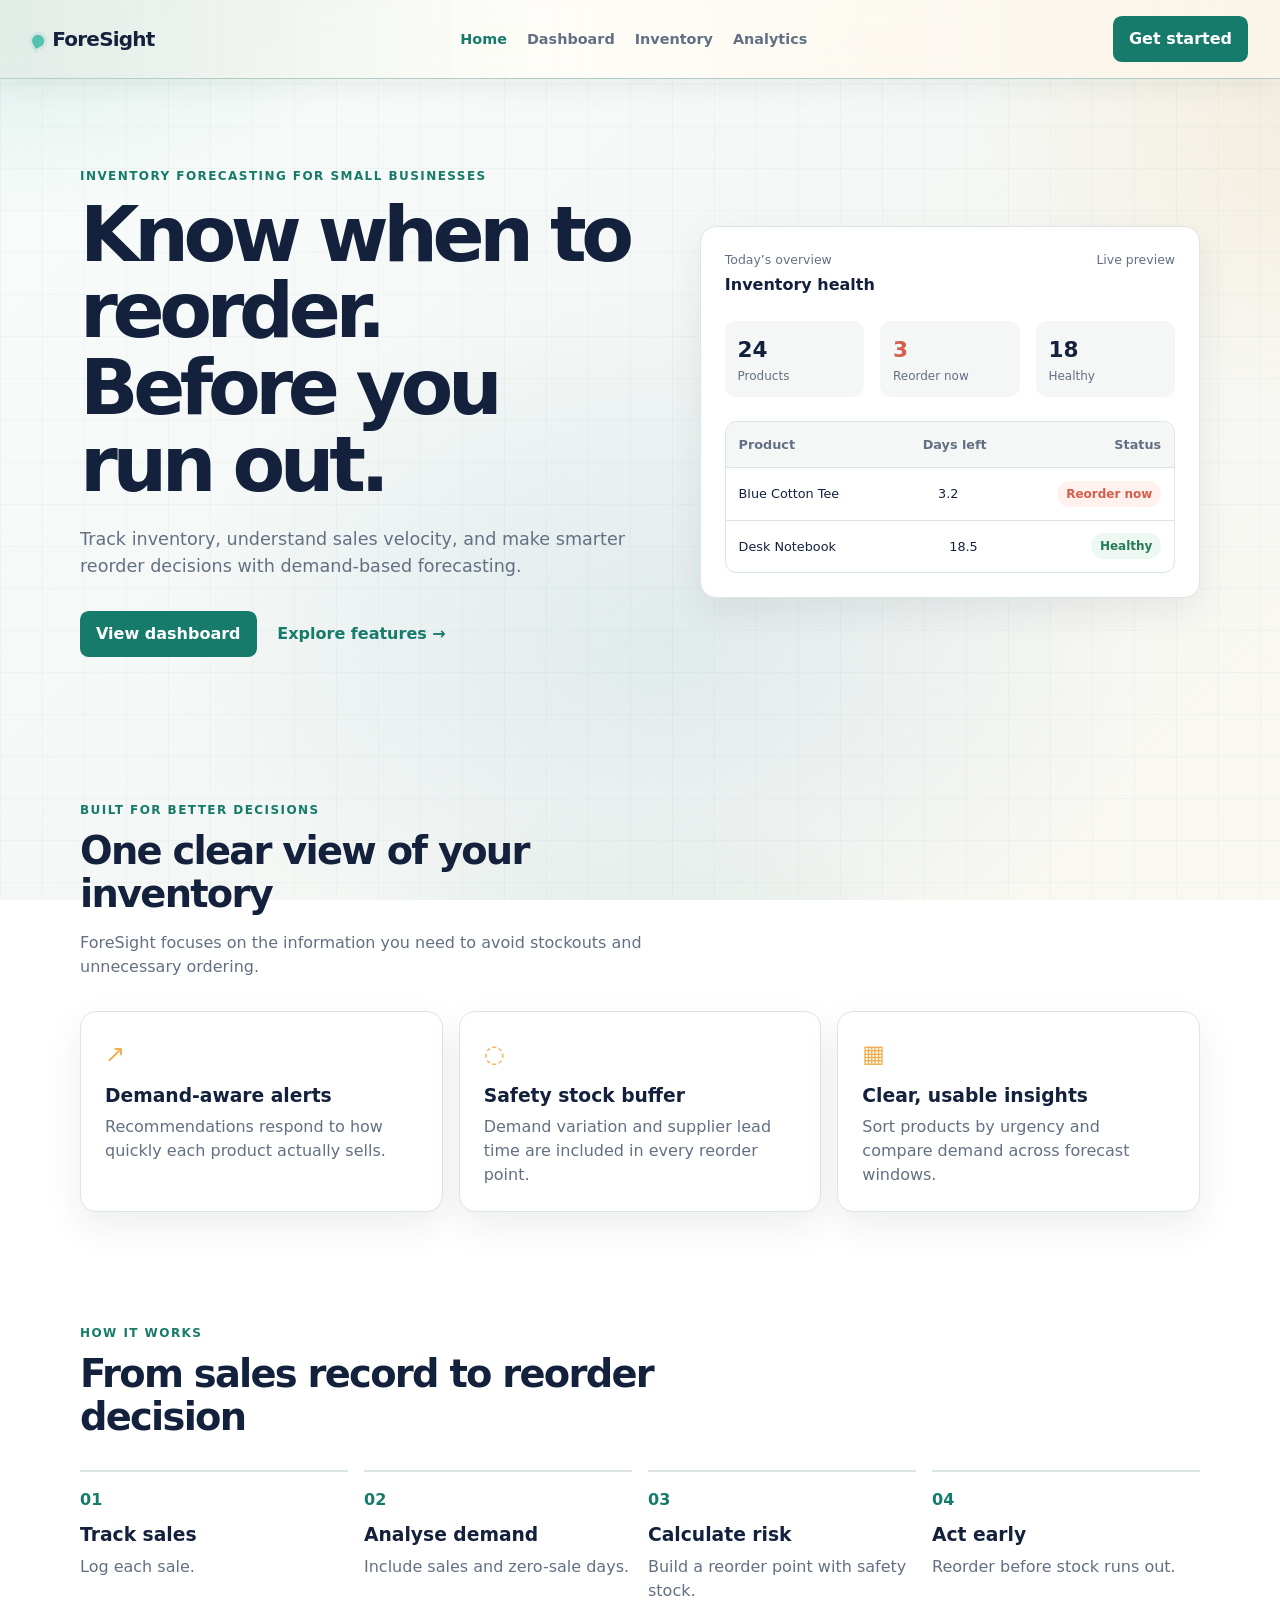
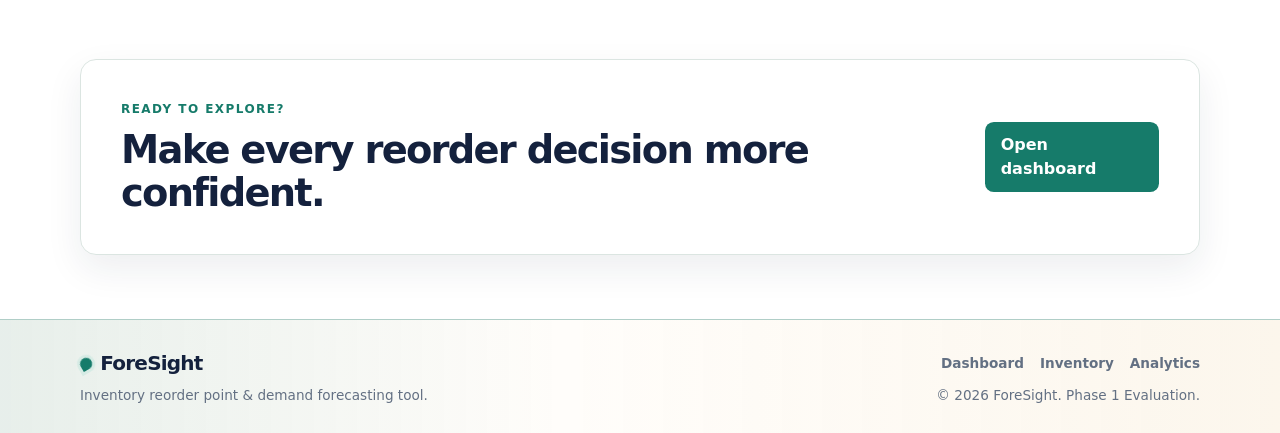
<file: ForeSight/index.html>
<!doctype html>
<html lang="en">
  <head>
    <meta charset="UTF-8" />
    <meta name="viewport" content="width=device-width, initial-scale=1.0" />
    <title>ForeSight | Smarter inventory decisions</title>
    <link rel="icon" href="favicon.svg" type="image/svg+xml" />
    <link rel="stylesheet" href="style.css" />
  </head>
  <body class="marketing-page">
    <nav class="navbar">
      <a class="nav-brand" href="index.html"
        >ForeSight
        <span class="slogan">Demand-based inventory planning</span></a
      >
      <ul class="nav-links">
        <li><a class="active" href="index.html">Home</a></li>
        <li><a href="dashboard.html">Dashboard</a></li>
        <li><a href="inventory.html">Inventory</a></li>
        <li><a href="analytics.html">Analytics</a></li>
      </ul>
      <a class="nav-cta" href="dashboard.html">Get started</a>
    </nav>
    <main>
      <section class="hero">
        <div>
          <p class="eyebrow">Inventory forecasting for small businesses</p>
          <h1>Know when to reorder.<br />Before you run out.</h1>
          <p class="hero-copy">
            Track inventory, understand sales velocity, and make smarter reorder
            decisions with demand-based forecasting.
          </p>
          <div class="hero-actions">
            <a class="button-link" href="dashboard.html">View dashboard</a
            ><a class="text-link" href="#features">Explore features →</a>
          </div>
        </div>
        <section class="preview-card">
          <div class="preview-top">
            <div>
              <p class="preview-label">Today’s overview</p>
              <strong>Inventory health</strong>
            </div>
            <span class="preview-date">Live preview</span>
          </div>
          <div class="preview-stats">
            <div><strong>24</strong><span>Products</span></div>
            <div class="preview-alert">
              <strong>3</strong><span>Reorder now</span>
            </div>
            <div><strong>18</strong><span>Healthy</span></div>
          </div>
          <div class="preview-table">
            <div class="preview-row preview-head">
              <span>Product</span><span>Days left</span><span>Status</span>
            </div>
            <div class="preview-row">
              <span>Blue Cotton Tee</span><span>3.2</span
              ><b class="preview-badge danger">Reorder now</b>
            </div>
            <div class="preview-row">
              <span>Desk Notebook</span><span>18.5</span
              ><b class="preview-badge success">Healthy</b>
            </div>
          </div>
        </section>
      </section>
      <section id="features" class="feature-section">
        <header class="section-heading">
          <p class="eyebrow">Built for better decisions</p>
          <h2>One clear view of your inventory</h2>
          <p>
            ForeSight focuses on the information you need to avoid stockouts and
            unnecessary ordering.
          </p>
        </header>
        <div class="feature-grid">
          <article class="info-card">
            <span class="feature-icon">↗</span>
            <h3>Demand-aware alerts</h3>
            <p>
              Recommendations respond to how quickly each product actually
              sells.
            </p>
          </article>
          <article class="info-card">
            <span class="feature-icon">◌</span>
            <h3>Safety stock buffer</h3>
            <p>
              Demand variation and supplier lead time are included in every
              reorder point.
            </p>
          </article>
          <article class="info-card">
            <span class="feature-icon">▦</span>
            <h3>Clear, usable insights</h3>
            <p>
              Sort products by urgency and compare demand across forecast
              windows.
            </p>
          </article>
        </div>
      </section>
      <section class="steps-section">
        <header class="section-heading">
          <p class="eyebrow">How it works</p>
          <h2>From sales record to reorder decision</h2>
        </header>
        <ol class="steps">
          <li>
            <span>01</span>
            <h3>Track sales</h3>
            <p>Log each sale.</p>
          </li>
          <li>
            <span>02</span>
            <h3>Analyse demand</h3>
            <p>Include sales and zero-sale days.</p>
          </li>
          <li>
            <span>03</span>
            <h3>Calculate risk</h3>
            <p>Build a reorder point with safety stock.</p>
          </li>
          <li>
            <span>04</span>
            <h3>Act early</h3>
            <p>Reorder before stock runs out.</p>
          </li>
        </ol>
      </section>
      <section class="final-cta">
        <div>
          <p class="eyebrow">Ready to explore?</p>
          <h2>Make every reorder decision more confident.</h2>
        </div>
        <a class="button-link" href="dashboard.html">Open dashboard</a>
      </section>
    </main>
    <footer class="site-footer">
      <a class="nav-brand" href="index.html">ForeSight</a>
      <p>Inventory reorder point &amp; demand forecasting tool.</p>
      <div>
        <a href="dashboard.html">Dashboard</a
        ><a href="inventory.html">Inventory</a
        ><a href="analytics.html">Analytics</a>
      </div>
      <small>© 2026 ForeSight. Phase 1 prototype.</small>
    </footer>
  </body>
</html>
</file>
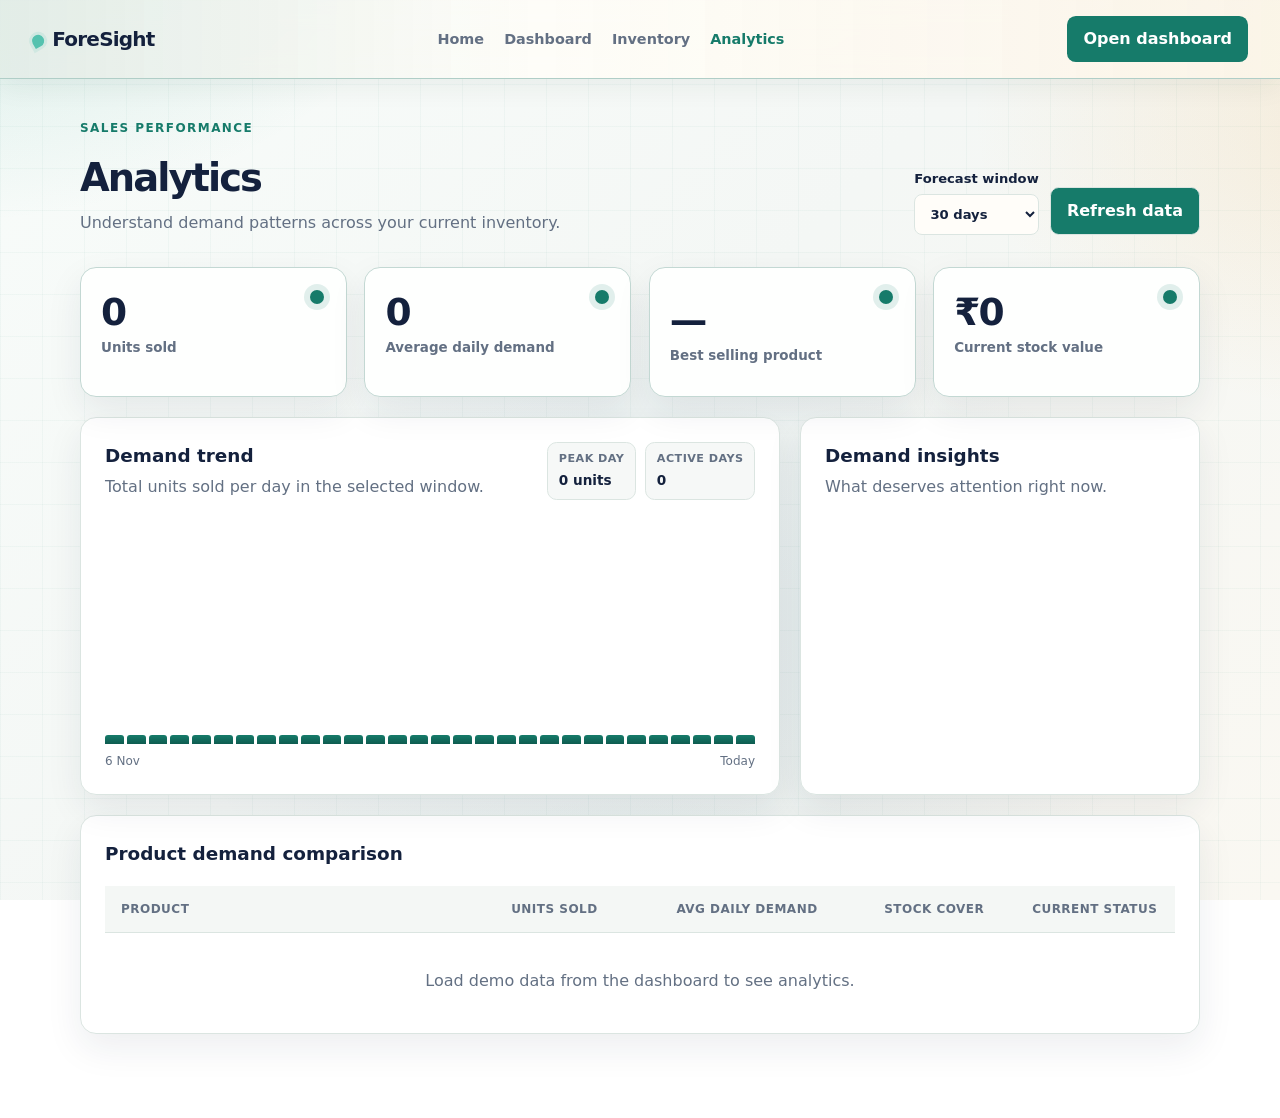
<file: ForeSight/analytics.html>
<!doctype html>
<html lang="en">
  <head>
    <meta charset="UTF-8" />
    <meta name="viewport" content="width=device-width, initial-scale=1.0" />
    <title>Analytics | ForeSight</title>
    <link rel="icon" href="favicon.svg" type="image/svg+xml" />
    <link rel="stylesheet" href="style.css" />
  </head>
  <body>
    <nav class="navbar">
      <a class="nav-brand" href="index.html"
        >ForeSight
        <span class="slogan">Demand-based inventory planning</span></a
      >
      <ul class="nav-links">
        <li><a href="index.html">Home</a></li>
        <li><a href="dashboard.html">Dashboard</a></li>
        <li><a href="inventory.html">Inventory</a></li>
        <li><a class="active" href="analytics.html">Analytics</a></li>
      </ul>
      <a class="nav-cta" href="dashboard.html">Open dashboard</a>
    </nav>
    <main class="app-page">
      <header class="dashboard-header">
        <div>
          <p class="eyebrow">Sales performance</p>
          <h1>Analytics</h1>
          <p>Understand demand patterns across your current inventory.</p>
        </div>
        <div class="analytics-controls">
          <label class="window-picker" for="analytics-window"
            >Forecast window
            <select id="analytics-window">
              <option value="7">7 days</option>
              <option value="14">14 days</option>
              <option value="30" selected>30 days</option>
              <option value="60">60 days</option>
            </select></label
          >
          <button id="analytics-refresh" class="button-secondary" type="button">
            Refresh data
          </button>
        </div>
      </header>
      <section class="summary-grid">
        <article class="summary-card">
          <span id="analytics-sales" class="count">0</span
          ><span class="label">Units sold</span>
        </article>
        <article class="summary-card">
          <span id="analytics-demand" class="count">0</span
          ><span class="label">Average daily demand</span>
        </article>
        <article class="summary-card">
          <span id="analytics-best" class="count count-text">—</span
          ><span class="label">Best selling product</span>
        </article>
        <article class="summary-card">
          <span id="analytics-value" class="count">₹0</span
          ><span class="label">Current stock value</span>
        </article>
      </section>
      <section class="analytics-layout">
        <section class="workspace-card">
          <div class="analytics-card-heading">
            <div>
              <h2>Demand trend</h2>
              <p>Total units sold per day in the selected window.</p>
            </div>
            <div class="trend-summary">
              <span><small>Peak day</small><strong id="trend-peak">0 units</strong></span>
              <span><small>Active days</small><strong id="trend-active-days">0</strong></span>
            </div>
          </div>
          <div id="trend-chart" class="trend-chart"></div>
          <div class="trend-axis"><span id="trend-start">—</span><span>Today</span></div>
        </section>
        <section class="workspace-card">
          <div class="analytics-card-heading">
            <div>
              <h2>Demand insights</h2>
              <p>What deserves attention right now.</p>
            </div>
          </div>
          <div id="insights-list" class="insights-list"></div>
        </section>
      </section>
      <section class="workspace-card analytics-table-card">
        <h2>Product demand comparison</h2>
        <div class="table-scroll">
          <table class="analytics-comparison-table">
            <colgroup>
              <col class="analytics-product-column" />
              <col class="analytics-units-column" />
              <col class="analytics-demand-column" />
              <col class="analytics-cover-column" />
              <col class="analytics-status-column" />
            </colgroup>
            <thead>
              <tr>
                <th>Product</th>
                <th>Units sold</th>
                <th>Avg daily demand</th>
                <th>Stock cover</th>
                <th>Current status</th>
              </tr>
            </thead>
            <tbody id="analytics-body"></tbody>
          </table>
        </div>
        <p id="analytics-empty" class="empty-copy">
          Load demo data from the dashboard to see analytics.
        </p>
      </section>
    </main>
    <script src="js/storage.js"></script>
    <script src="js/forecast.js"></script>
    <script src="js/analytics.js"></script>
  </body>
</html>
</file>
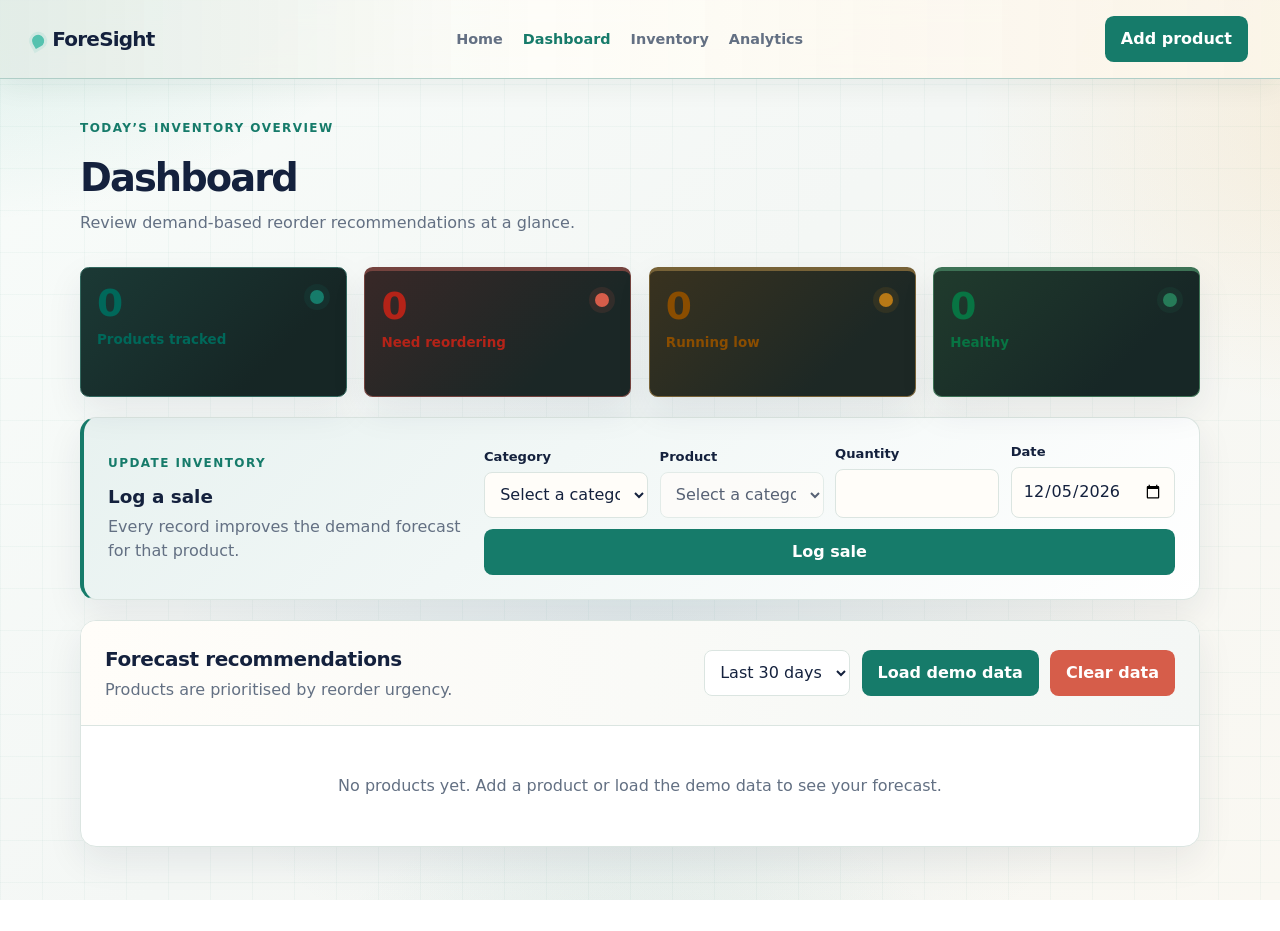
<file: ForeSight/dashboard.html>
<!doctype html>
<html lang="en">
  <head>
    <meta charset="UTF-8" />
    <meta name="viewport" content="width=device-width, initial-scale=1.0" />
    <title>Dashboard | ForeSight</title>
    <link rel="icon" href="favicon.svg" type="image/svg+xml" />
    <link rel="stylesheet" href="style.css" />
  </head>
  <body>
    <nav class="navbar">
      <a class="nav-brand" href="index.html"
        >ForeSight <span class="slogan">Demand-based inventory planning</span>
      </a>
      <ul class="nav-links">
        <li>
          <a href="index.html">Home</a>
        </li>
        <li>
          <a class="active" href="dashboard.html">Dashboard</a>
        </li>
        <li>
          <a href="inventory.html">Inventory</a>
        </li>
        <li>
          <a href="analytics.html">Analytics</a>
        </li>
      </ul>
      <a class="nav-cta" href="inventory.html#product-form">Add product</a>
    </nav>
    <main class="app-page">
      <header class="dashboard-header">
        <div>
          <p class="eyebrow">Today’s inventory overview</p>
          <h1>Dashboard</h1>
          <p>Review demand-based reorder recommendations at a glance.</p>
        </div>
        <div class="quick-actions">
          <a class="button-link" href="inventory.html#product-form"
            >Add product</a
          >
          <a class="button-secondary" href="#sale-form">Log sale</a>
        </div>
      </header>
      <section class="summary-grid">
        <button class="summary-card" id="stat-total" type="button">
          <span class="count">0</span>
          <span class="label">Products tracked</span>
        </button>
        <button
          class="summary-card status-card-reorder"
          id="stat-reorder"
          type="button"
        >
          <span class="count">0</span>
          <span class="label">Need reordering</span>
        </button>
        <button
          class="summary-card status-card-low"
          id="stat-low"
          type="button"
        >
          <span class="count">0</span>
          <span class="label">Running low</span>
        </button>
        <button class="summary-card status-card-ok" id="stat-ok" type="button">
          <span class="count">0</span>
          <span class="label">Healthy</span>
        </button>
      </section>
      <section class="workspace-card">
        <div class="section-toolbar">
          <div>
            <h2>Forecast recommendations</h2>
            <p>Products are prioritised by reorder urgency.</p>
          </div>
          <div class="toolbar-actions">
            <select id="window-days" aria-label="Forecast window">
              <option value="7">Last 7 days</option>
              <option value="14">Last 14 days</option>
              <option value="30" selected>Last 30 days</option>
              <option value="60">Last 60 days</option>
            </select>
            <button id="btn-demo" type="button">Load demo data</button>
            <button id="btn-clear" class="button-danger" type="button">
              Clear data
            </button>
          </div>
        </div>
        <div class="table-scroll">
          <table id="forecast-table">
            <thead>
              <tr>
                <th>Product</th>
                <th>In stock</th>
                <th>Lead time</th>
                <th>Avg daily demand</th>
                <th>Std dev</th>
                <th>Safety stock</th>
                <th>Reorder point</th>
                <th>Days left</th>
                <th>Suggested order</th>
                <th>Status</th>
              </tr>
            </thead>
            <tbody id="forecast-body"></tbody>
          </table>
        </div>
        <p id="empty-state">
          No products yet. Add a product or load the demo data to see your
          forecast.
        </p>
      </section>
      <section class="workspace-card sale-card">
        <div>
          <p class="eyebrow">Update inventory</p>
          <h2>Log a sale</h2>
          <p>Every record improves the demand forecast for that product.</p>
        </div>
        <form id="sale-form">
          <div class="form-row">
            <label for="sale-category">Category</label>
            <select id="sale-category" required>
              <option value="">Select a category...</option>
            </select>
          </div>
          <div class="form-row">
            <label for="sale-product">Product</label>
            <select id="sale-product" required disabled>
              <option value="">Select a category first...</option>
            </select>
          </div>
          <div class="form-row">
            <label for="sale-quantity">Quantity</label>
            <input type="number" id="sale-quantity" min="1" required />
          </div>
          <div class="form-row">
            <label for="sale-date">Date</label>
            <input type="date" id="sale-date" required />
          </div>
          <button type="submit">Log sale</button>
        </form>
      </section>
    </main>
    <div id="toast" aria-live="polite" class="hidden"></div>
    <script src="js/storage.js"></script>
    <script src="js/forecast.js"></script>
    <script src="js/demo-data.js"></script>
    <script src="js/app.js"></script>
  </body>
</html>
</file>
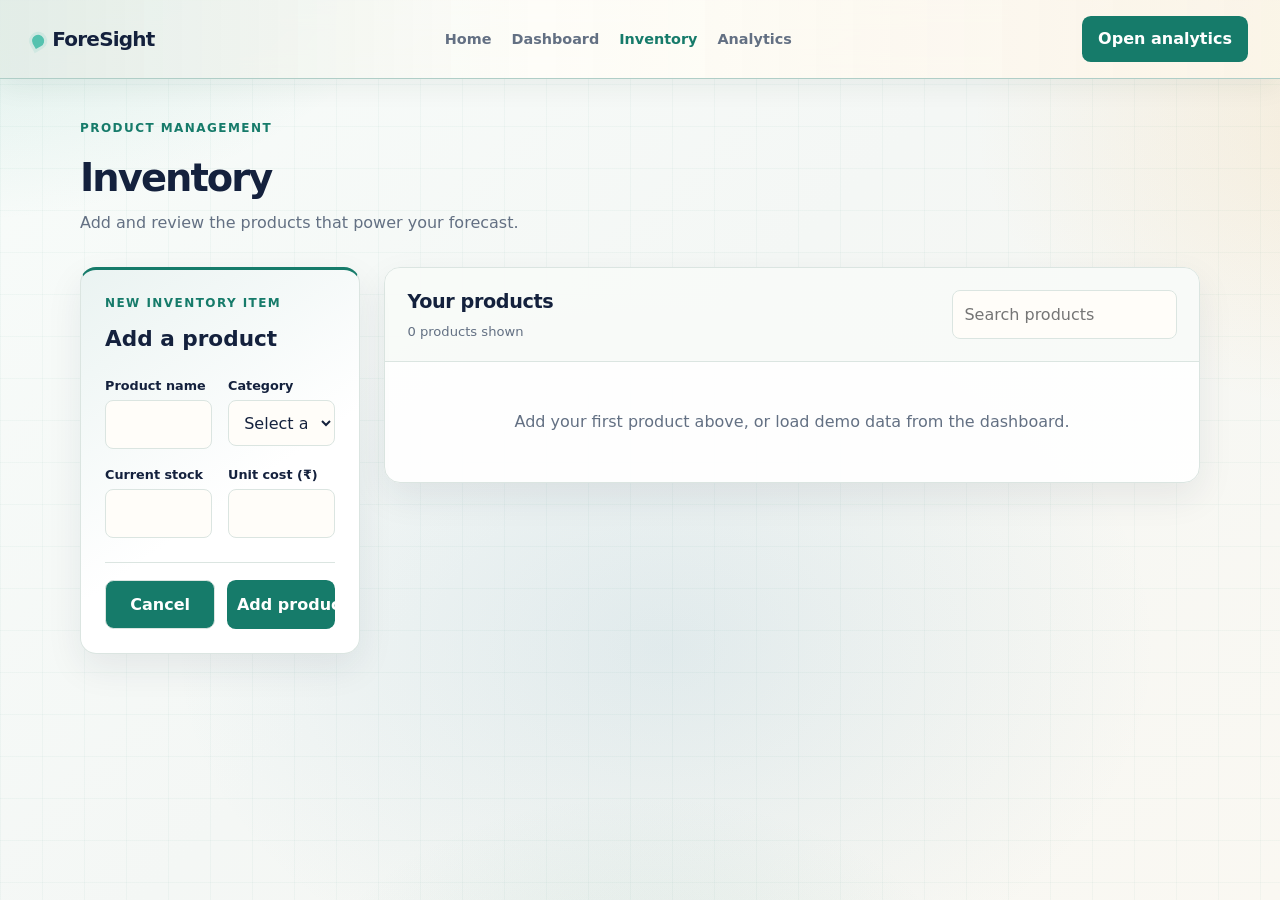
<file: ForeSight/inventory.html>
<!doctype html>
<html lang="en">
  <head>
    <meta charset="UTF-8" />
    <meta name="viewport" content="width=device-width, initial-scale=1.0" />
    <title>Inventory | ForeSight</title>
    <link rel="icon" href="favicon.svg" type="image/svg+xml" />
    <link rel="stylesheet" href="style.css" />
  </head>
  <body>
    <nav class="navbar">
      <a class="nav-brand" href="index.html"
        >ForeSight <span class="slogan">Demand-based inventory planning</span>
      </a>
      <ul class="nav-links">
        <li>
          <a href="index.html">Home</a>
        </li>
        <li>
          <a href="dashboard.html">Dashboard</a>
        </li>
        <li>
          <a class="active" href="inventory.html">Inventory</a>
        </li>
        <li>
          <a href="analytics.html">Analytics</a>
        </li>
      </ul>
      <a class="nav-cta" href="#product-form">Add product</a>
    </nav>
    <main class="app-page">
      <header class="dashboard-header">
        <div>
          <p class="eyebrow">Product management</p>
          <h1>Inventory</h1>
          <p>Add and review the products that power your forecast.</p>
        </div>
      </header>
      <section class="inventory-layout">
        <form id="product-form" class="workspace-card">
          <p class="eyebrow">New inventory item</p>
          <h2>Add a product</h2>
          <div class="form-grid">
            <div class="form-row">
              <label for="product-name">Product name</label>
              <input type="text" id="product-name" required />
            </div>
            <div class="form-row">
              <label for="product-category">Category</label>
              <select id="product-category" required>
                <option value="">Select a category</option>
                <option value="Groceries">Groceries</option>
                <option value="Clothing">Clothing</option>
                <option value="Accessories">Accessories</option>
                <option value="Stationery">Stationery</option>
                <option value="Decorations">Decorations</option>
              </select>
            </div>
            <div class="form-row">
              <label for="product-stock">Current stock</label>
              <input type="number" id="product-stock" min="0" required />
            </div>
            <div class="form-row">
              <label for="product-cost">Unit cost (₹)</label>
              <input
                type="number"
                id="product-cost"
                min="0"
                step="0.01"
                required
              />
            </div>
          </div>
          <input type="hidden" id="product-leadtime" value="7" />
          <div class="form-actions">
            <button type="reset" class="button-secondary">Cancel</button>
            <button type="submit">Add product</button>
          </div>
        </form>
        <section class="workspace-card">
          <div class="section-toolbar">
            <div>
              <h2>Your products</h2>
              <p id="inventory-count">No products added yet</p>
            </div>
            <input
              id="inventory-search"
              type="search"
              placeholder="Search products"
              aria-label="Search products"
            />
          </div>
          <div id="inventory-list" class="product-list"></div>
          <p id="inventory-empty" class="empty-copy">
            Add your first product above, or load demo data from the dashboard.
          </p>
        </section>
      </section>
    </main>
    <div id="toast" aria-live="polite" class="hidden"></div>
    <script src="js/storage.js"></script>
    <script src="js/forecast.js"></script>
    <script src="js/inventory.js"></script>
  </body>
</html>
</file>
<file: ForeSight/style.css>
:root {
  --ink: #14213d;
  --muted: #637083;
  --paper: #fffdf9;
  --canvas: #f4f7f5;
  --card: #ffffff;
  --line: #dbe5e1;
  --brand: #167b6a;
  --brand-dark: #0e5c50;
  --accent: #f0ae4f;
  --danger: #d65d4a;
  --danger-soft: #fff1ed;
  --warning: #b87916;
  --warning-soft: #fff8e8;
  --success: #267b58;
  --success-soft: #ecf8f1;
  --shadow: 0 14px 36px rgba(20, 33, 61, 0.08);
}
@media (prefers-color-scheme: dark) {
  :root {
    --ink: #eef5f2;
    --muted: #b2c0ba;
    --paper: #12201f;
    --canvas: #0c1716;
    --card: #162625;
    --line: #29403d;
    --brand: #52bba9;
    --brand-dark: #8de0d0;
    --accent: #f3c46c;
    --danger: #ff9c89;
    --danger-soft: #452824;
    --warning: #ffd375;
    --warning-soft: #3d331d;
    --success: #86d5ac;
    --success-soft: #173c2d;
    --shadow: none;
  }
}
* {
  box-sizing: border-box;
}
html {
  scroll-behavior: smooth;
}
body {
  background:
    radial-gradient(
      ellipse 52rem 33rem at -6% -12%,
      rgba(56, 164, 143, 0.22),
      transparent 63%
    ),
    radial-gradient(
      ellipse 40rem 29rem at 108% 13%,
      rgba(240, 174, 79, 0.16),
      transparent 64%
    ),
    radial-gradient(
      ellipse 46rem 34rem at 52% 72%,
      rgba(76, 142, 176, 0.12),
      transparent 67%
    ),
    radial-gradient(
      ellipse 34rem 24rem at 50% 116%,
      rgba(76, 157, 135, 0.13),
      transparent 65%
    ),
    linear-gradient(rgba(22, 123, 106, 0.035) 1px, transparent 1px),
    linear-gradient(90deg, rgba(22, 123, 106, 0.035) 1px, transparent 1px),
    linear-gradient(135deg, #f8fcfa 0%, var(--canvas) 48%, #faf8f2 100%);
  background-attachment: fixed;
  background-size:
    auto,
    auto,
    auto,
    auto,
    42px 42px,
    42px 42px,
    auto;
  color: var(--ink);
  font-family:
    Inter,
    ui-sans-serif,
    system-ui,
    -apple-system,
    "Segoe UI",
    sans-serif;
  line-height: 1.5;
  margin: 0;
  padding: 0 2rem;
}
a {
  color: inherit;
}
button,
input,
select {
  font: inherit;
}
button {
  border: 0;
  cursor: pointer;
}
button:focus-visible,
a:focus-visible,
input:focus-visible,
select:focus-visible {
  outline: 3px solid color-mix(in srgb, var(--brand) 35%, transparent);
  outline-offset: 3px;
}

@keyframes page-fade-in {
  from {
    opacity: 0;
    transform: translateY(8px);
  }
  to {
    opacity: 1;
    transform: translateY(0);
  }
}

main {
  animation: page-fade-in 0.9s ease-out both;
}

@media (prefers-reduced-motion: reduce) {
  main {
    animation: none;
  }
}
.navbar {
  align-items: center;
  background: color-mix(in srgb, var(--paper) 92%, transparent);
  backdrop-filter: blur(12px);
  border-bottom: 1px solid var(--line);
  display: flex;
  gap: 1.5rem;
  justify-content: space-between;
  margin: 0 -2rem;
  padding: 1rem 2rem;
  position: sticky;
  top: 0;
  z-index: 10;
}
.nav-brand {
  color: var(--ink);
  font-size: 1.25rem;
  font-weight: 850;
  letter-spacing: -0.04em;
  text-decoration: none;
  white-space: nowrap;
}
.nav-brand::before {
  background: var(--brand);
  border-radius: 50% 50% 50% 0;
  content: "";
  display: inline-block;
  height: 0.65rem;
  margin-right: 0.45rem;
  transform: rotate(-30deg);
  width: 0.65rem;
}
.slogan {
  color: var(--muted);
  font-size: 0.72rem;
  font-weight: 600;
  letter-spacing: 0;
  margin-left: 0.35rem;
}
.nav-links {
  display: flex;
  gap: 1.25rem;
  list-style: none;
  margin: 0;
  padding: 0;
}
.nav-links a {
  color: var(--muted);
  font-size: 0.9rem;
  font-weight: 700;
  text-decoration: none;
}
.nav-links a:hover,
.nav-links .active {
  color: var(--brand);
}
.nav-cta,
.button-link,
button:not(#modal-close) {
  background: var(--brand);
  border-radius: 0.55rem;
  color: white;
  font-weight: 800;
  padding: 0.7rem 1rem;
  text-decoration: none;
  transition:
    transform 0.18s,
    background 0.18s;
}
.nav-cta:hover,
.button-link:hover,
button:not(#modal-close):hover {
  background: var(--brand-dark);
  transform: translateY(-1px);
}
.button-secondary {
  background: transparent;
  border: 1px solid var(--line);
  border-radius: 0.55rem;
  color: var(--ink);
  font-weight: 800;
  padding: 0.68rem 0.95rem;
  text-decoration: none;
}
.button-danger {
  background: var(--danger) !important;
}
.hidden {
  display: none !important;
}
.eyebrow {
  color: var(--brand);
  font-size: 0.75rem;
  font-weight: 850;
  letter-spacing: 0.12em;
  margin: 0 0 0.7rem;
  text-transform: uppercase;
}
.hero,
.feature-section,
.steps-section,
.final-cta,
.app-page {
  margin-left: auto;
  margin-right: auto;
  max-width: 1120px;
}
.hero {
  align-items: center;
  display: grid;
  gap: 4rem;
  grid-template-columns: 1fr 0.9fr;
  padding: 5.5rem 0;
}
.hero h1 {
  font-size: clamp(2.8rem, 6vw, 5rem);
  letter-spacing: -0.07em;
  line-height: 1;
  margin: 0;
}
.hero-copy {
  color: var(--muted);
  font-size: 1.1rem;
  margin: 1.4rem 0 0;
  max-width: 560px;
}
.hero-actions {
  align-items: center;
  display: flex;
  gap: 1.3rem;
  margin-top: 2rem;
}
.text-link {
  color: var(--brand);
  font-weight: 800;
  text-decoration: none;
}
.preview-card,
.workspace-card,
.info-card,
.final-cta {
  background: var(--card);
  border: 1px solid var(--line);
  border-radius: 1rem;
  box-shadow: var(--shadow);
}
.preview-card {
  padding: 1.5rem;
}
.preview-top,
.preview-stats,
.preview-row,
.section-toolbar,
.dashboard-header,
.sale-card,
.product-item {
  display: flex;
  gap: 1rem;
  justify-content: space-between;
}
.preview-label,
.preview-date {
  color: var(--muted);
  font-size: 0.78rem;
  margin: 0 0 0.2rem;
}
.preview-stats {
  margin: 1.5rem 0;
}
.preview-stats div {
  background: var(--canvas);
  border-radius: 0.7rem;
  display: grid;
  flex: 1;
  padding: 0.8rem;
}
.preview-stats strong {
  font-size: 1.35rem;
}
.preview-stats span {
  color: var(--muted);
  font-size: 0.75rem;
}
.preview-alert strong {
  color: var(--danger);
}
.preview-table {
  border: 1px solid var(--line);
  border-radius: 0.7rem;
  overflow: hidden;
}
.preview-row {
  align-items: center;
  border-bottom: 1px solid var(--line);
  font-size: 0.8rem;
  padding: 0.8rem;
}
.preview-row:last-child {
  border: 0;
}
.preview-head {
  background: var(--canvas);
  color: var(--muted);
  font-weight: 800;
}
.preview-badge,
.status-reorder,
.status-low,
.status-ok {
  border-radius: 999px;
  display: inline-block;
  font-size: 0.75rem;
  font-weight: 800;
  padding: 0.25rem 0.55rem;
  white-space: nowrap;
}
.danger,
.status-reorder {
  background: var(--danger-soft);
  color: var(--danger);
}
.success,
.status-ok {
  background: var(--success-soft);
  color: var(--success);
}
.status-low {
  background: var(--warning-soft);
  color: var(--warning);
}
.feature-section,
.steps-section {
  padding: 3.5rem 0;
}
.section-heading {
  margin-bottom: 2rem;
  max-width: 640px;
}
.section-heading h2,
.final-cta h2 {
  font-size: clamp(1.9rem, 3vw, 2.7rem);
  letter-spacing: -0.045em;
  line-height: 1.1;
  margin: 0;
}
.section-heading p:last-child {
  color: var(--muted);
}
.feature-grid,
.steps {
  display: grid;
  gap: 1rem;
  grid-template-columns: repeat(3, 1fr);
}
.info-card {
  padding: 1.5rem;
}
.feature-icon {
  color: var(--accent);
  font-size: 1.5rem;
}
.info-card h3,
.steps h3 {
  margin: 0.6rem 0 0.35rem;
}
.info-card p,
.steps p {
  color: var(--muted);
  margin: 0;
}
.steps {
  grid-template-columns: repeat(4, 1fr);
  list-style: none;
  margin: 0;
  padding: 0;
}
.steps li {
  border-top: 2px solid var(--line);
  padding-top: 1rem;
}
.steps li > span {
  color: var(--brand);
  font-weight: 850;
}
.final-cta {
  align-items: center;
  display: flex;
  justify-content: space-between;
  margin-bottom: 4rem;
  padding: 2.5rem;
}
.site-footer {
  border-top: 1px solid var(--line);
  color: var(--muted);
  display: flex;
  flex-wrap: wrap;
  font-size: 0.85rem;
  gap: 1rem 2rem;
  justify-content: space-between;
  margin: 0 -2rem;
  padding: 2rem;
}
.site-footer .nav-brand {
  color: var(--ink);
}
.site-footer div {
  display: flex;
  gap: 1rem;
}
.site-footer a {
  text-decoration: none;
}
.app-page {
  padding: 2.5rem 0 4rem;
}
.dashboard-header {
  align-items: end;
  margin-bottom: 2rem;
}
.dashboard-header h1 {
  font-size: 2.4rem;
  letter-spacing: -0.05em;
  margin: 0;
}
.dashboard-header p:not(.eyebrow),
.section-toolbar p,
.sale-card p:not(.eyebrow) {
  color: var(--muted);
  margin: 0.3rem 0 0;
}
.quick-actions,
.toolbar-actions,
.form-actions {
  display: flex;
  flex-wrap: wrap;
  gap: 0.7rem;
}
.summary-grid {
  display: grid;
  gap: 1rem;
  grid-template-columns: repeat(4, 1fr);
  margin-bottom: 1.25rem;
}
.summary-card {
  background: var(--card);
  border: 1px solid var(--line);
  border-radius: 0.85rem;
  box-shadow: var(--shadow);
  color: var(--ink);
  display: flex;
  flex-direction: column;
  padding: 1.25rem;
  text-align: left;
}
.summary-card .count {
  font-size: 2rem;
  font-weight: 850;
  letter-spacing: -0.05em;
}
.summary-card .count-text {
  font-size: 1rem;
  padding-top: 0.5rem;
}
.summary-card .label {
  color: var(--muted);
  font-size: 0.8rem;
  margin-top: 0.2rem;
}
.status-card-reorder {
  border-top: 4px solid var(--danger);
}
.status-card-low {
  border-top: 4px solid var(--warning);
}
.status-card-ok {
  border-top: 4px solid var(--success);
}
.workspace-card {
  margin-bottom: 1.25rem;
  padding: 1.5rem;
}
.section-toolbar {
  align-items: center;
  margin-bottom: 1.25rem;
}
.section-toolbar h2,
.workspace-card h2 {
  font-size: 1.15rem;
  margin: 0;
}
.table-scroll {
  border: 1px solid var(--line);
  border-radius: 0.7rem;
  overflow-x: auto;
}
table {
  border-collapse: collapse;
  min-width: 870px;
  width: 100%;
}
th,
td {
  border-bottom: 1px solid var(--line);
  padding: 0.9rem 1rem;
  text-align: left;
  white-space: nowrap;
}
th {
  background: var(--canvas);
  color: var(--muted);
  font-size: 0.75rem;
  letter-spacing: 0.04em;
  text-transform: uppercase;
}
td:nth-child(n + 3),
th:nth-child(n + 3) {
  font-variant-numeric: tabular-nums;
  text-align: right;
}
tr:last-child td {
  border-bottom: 0;
}
tr.status-reorder {
  background: color-mix(in srgb, var(--danger-soft) 50%, transparent);
}
tr.status-low {
  background: color-mix(in srgb, var(--warning-soft) 50%, transparent);
}
#empty-state,
.empty-copy {
  color: var(--muted);
  padding: 1.2rem 0 0;
  text-align: center;
}
.sale-card {
  align-items: center;
}
.sale-card > div {
  max-width: 360px;
}
.sale-card form {
  display: grid;
  flex: 1;
  gap: 0.7rem;
  grid-template-columns: repeat(4, 1fr);
}
.form-row {
  display: flex;
  flex-direction: column;
  gap: 0.35rem;
}
.form-row label,
.window-picker {
  font-size: 0.82rem;
  font-weight: 800;
}
input,
select {
  background: var(--paper);
  border: 1px solid var(--line);
  border-radius: 0.5rem;
  color: var(--ink);
  padding: 0.7rem;
}
.inventory-layout {
  display: grid;
  gap: 1.25rem;
  grid-template-columns: 0.8fr 1.2fr;
}
.form-grid {
  display: grid;
  gap: 0.75rem;
  grid-template-columns: repeat(2, 1fr);
}
.form-actions {
  justify-content: end;
  margin-top: 1.1rem;
}
.product-list {
  display: grid;
  gap: 0.75rem;
}
.product-item {
  align-items: center;
  background: var(--canvas);
  border: 1px solid var(--line);
  border-radius: 0.65rem;
  padding: 1rem;
}
.product-item h3 {
  margin: 0 0 0.25rem;
}
.product-item p {
  color: var(--muted);
  font-size: 0.85rem;
  margin: 0;
}
.product-metrics {
  align-items: center;
  display: flex;
  flex-wrap: wrap;
  font-size: 0.8rem;
  gap: 0.55rem;
  justify-content: end;
}
.analytics-layout {
  display: grid;
  gap: 1.25rem;
  grid-template-columns: 1.4fr 0.8fr;
}
.analytics-controls {
  align-items: end;
  display: flex;
  flex-wrap: wrap;
  gap: 0.7rem;
}
.analytics-controls .button-secondary {
  min-height: 42px;
}
.analytics-card-heading {
  align-items: start;
  display: flex;
  gap: 1rem;
  justify-content: space-between;
}
.analytics-card-heading p {
  color: var(--muted);
  margin: 0.35rem 0 0;
}
.trend-summary {
  display: flex;
  gap: 0.6rem;
}
.trend-summary span {
  background: color-mix(in srgb, var(--canvas) 80%, transparent);
  border: 1px solid var(--line);
  border-radius: 0.6rem;
  display: grid;
  gap: 0.15rem;
  padding: 0.5rem 0.65rem;
}
.trend-summary small,
.insight-item span,
.product-metrics small {
  color: var(--muted);
  font-size: 0.7rem;
  font-weight: 800;
  letter-spacing: 0.04em;
  text-transform: uppercase;
}
.trend-summary strong {
  font-size: 0.85rem;
}
.trend-chart {
  align-items: end;
  display: flex;
  gap: 3px;
  height: 220px;
  margin-top: 1.5rem;
}
.trend-axis {
  color: var(--muted);
  display: flex;
  font-size: 0.75rem;
  justify-content: space-between;
  margin-top: 0.5rem;
}
.trend-chart span {
  background: linear-gradient(to top, var(--brand-dark), var(--brand));
  border-radius: 3px 3px 0 0;
  flex: 1;
  min-width: 2px;
  transform-origin: bottom;
  transition:
    background 0.18s ease,
    filter 0.18s ease,
    transform 0.18s ease;
}
.trend-chart span:hover {
  background: linear-gradient(to top, var(--brand), #8be4d3);
  filter: drop-shadow(0 0 7px color-mix(in srgb, var(--brand) 55%, transparent));
  transform: translateY(-6px) scaleX(1.08);
}
.insights-list {
  display: grid;
  gap: 0.7rem;
  margin-top: 1rem;
}
.insight-item {
  background: color-mix(in srgb, var(--canvas) 80%, transparent);
  border: 1px solid var(--line);
  border-left: 3px solid var(--brand);
  border-radius: 0.65rem;
  display: grid;
  gap: 0.25rem;
  padding: 0.85rem;
}
.insight-item strong {
  font-size: 0.95rem;
}
.insight-item small {
  color: var(--muted);
  line-height: 1.4;
}
.window-picker {
  display: grid;
  gap: 0.3rem;
}
.modal {
  align-items: center;
  background: rgba(10, 20, 20, 0.52);
  display: flex;
  inset: 0;
  justify-content: center;
  opacity: 0;
  padding: 1rem;
  pointer-events: none;
  position: fixed;
  transition: 0.2s;
  visibility: hidden;
  z-index: 30;
}
.modal.show {
  opacity: 1;
  pointer-events: auto;
  visibility: visible;
}
.modal-content {
  background: var(--card);
  border-radius: 1rem;
  max-height: 80vh;
  max-width: 560px;
  overflow: auto;
  width: 100%;
}
.modal-header {
  align-items: center;
  border-bottom: 1px solid var(--line);
  padding: 1rem 1.25rem;
}
.modal-header h2 {
  margin: 0;
}
.modal-list-container {
  padding: 1.25rem;
}
.modal-list-container ul {
  list-style: none;
  margin: 0;
  padding: 0;
}
.modal-list-container li {
  border-bottom: 1px solid var(--line);
  display: flex;
  justify-content: space-between;
  padding: 0.7rem 0;
}
#modal-close {
  background: transparent;
  color: var(--ink);
  font-size: 1.6rem;
}
#toast {
  background: var(--ink);
  border-radius: 0.6rem;
  bottom: 1.5rem;
  color: var(--paper);
  font-weight: 750;
  padding: 0.8rem 1rem;
  position: fixed;
  right: 1.5rem;
  z-index: 40;
}
@media (max-width: 850px) {
  body {
    padding: 0 1rem;
  }
  .navbar {
    align-items: flex-start;
    flex-wrap: wrap;
    margin: 0 -1rem;
    padding: 1rem;
  }
  .nav-cta {
    margin-left: auto;
  }
  .hero,
  .inventory-layout,
  .analytics-layout {
    grid-template-columns: 1fr;
    gap: 2rem;
  }
  .feature-grid,
  .steps {
    grid-template-columns: 1fr 1fr;
  }
  .summary-grid {
    grid-template-columns: 1fr 1fr;
  }
  .sale-card {
    align-items: stretch;
    flex-direction: column;
  }
  .sale-card form {
    grid-template-columns: 1fr 1fr;
  }
  .site-footer {
    margin: 0 -1rem;
  }
  .dashboard-header {
    align-items: flex-start;
    flex-direction: column;
  }
}
@media (max-width: 540px) {
  .nav-links {
    gap: 0.75rem;
    order: 3;
    width: 100%;
  }
  .nav-links a {
    font-size: 0.8rem;
  }
  .hero {
    padding: 3.5rem 0;
  }
  .feature-grid,
  .steps,
  .form-grid,
  .sale-card form {
    grid-template-columns: 1fr;
  }
  .final-cta {
    align-items: flex-start;
    flex-direction: column;
    padding: 1.5rem;
  }
  .preview-stats {
    flex-direction: column;
  }
  .product-item {
    align-items: flex-start;
    flex-direction: column;
  }
  .product-metrics {
    justify-content: flex-start;
  }
  .section-toolbar {
    align-items: stretch;
    flex-direction: column;
  }
  .summary-card .count {
    font-size: 1.65rem;
  }
}

.slogan {
  display: none;
}

.site-footer {
  align-items: center;
  background: transparent;
  border-top: 1px solid var(--line);
  color: var(--muted);
  display: grid;
  gap: 0.45rem 2rem;
  grid-template-areas:
    "brand links"
    "description copyright";
  grid-template-columns: minmax(0, 1fr) auto;
  margin-top: 3rem;
  padding: 1.75rem max(2rem, calc((100vw - 1120px) / 2));
}

.site-footer .nav-brand {
  color: var(--ink);
  grid-area: brand;
}
.site-footer .nav-brand::before {
  background: var(--brand);
}
.site-footer p {
  grid-area: description;
  margin: 0;
  max-width: 360px;
}
.site-footer div {
  grid-area: links;
  justify-content: flex-end;
}
.site-footer small {
  grid-area: copyright;
  justify-self: end;
}
.site-footer a {
  color: var(--muted);
  font-weight: 700;
}
.site-footer a:hover {
  color: var(--brand);
}
.site-footer small {
  color: var(--muted);
}

.site-footer small {
  font-size: 0;
}
.site-footer small::after {
  content: "© 2026 ForeSight. Phase 1 Evaluation.";
  font-size: 0.85rem;
}

#product-form .form-actions {
  border-top: 1px solid var(--line);
  justify-content: flex-start;
  margin-top: 1.35rem;
  padding-top: 1.1rem;
}

#product-form .form-actions button {
  min-width: 132px;
}

@media (max-width: 540px) {
  .site-footer {
    grid-template-areas:
      "brand"
      "description"
      "links"
      "copyright";
    grid-template-columns: 1fr;
  }
  .site-footer div {
    justify-content: flex-start;
  }
  .site-footer small {
    justify-self: start;
  }
}

.quick-actions {
  justify-content: flex-end;
}
.summary-grid {
  gap: 1.1rem;
}
.summary-card {
  background: color-mix(in srgb, var(--card) 94%, var(--canvas));
  border-color: color-mix(in srgb, var(--line) 88%, var(--brand));
  border-radius: 1rem;
  min-height: 130px;
  overflow: hidden;
  position: relative;
  transition:
    transform 0.18s ease,
    box-shadow 0.18s ease;
}
.summary-card::after {
  background: var(--brand);
  border: 0;
  border-radius: 50%;
  box-shadow: 0 0 0 6px color-mix(in srgb, var(--brand) 12%, transparent);
  content: "";
  height: 14px;
  opacity: 1;
  position: absolute;
  right: 1.35rem;
  top: 1.35rem;
  width: 14px;
}
.summary-card:hover {
  box-shadow: 0 18px 34px rgba(20, 33, 61, 0.12);
  transform: translateY(-3px);
}
.summary-card .count {
  font-size: 2.35rem;
  line-height: 1;
  margin-top: 0.35rem;
}
.summary-card .label {
  font-size: 0.84rem;
  font-weight: 750;
  margin-top: 0.45rem;
}
#stat-total::after {
  background: var(--brand);
  box-shadow: 0 0 0 6px color-mix(in srgb, var(--brand) 12%, transparent);
}
#stat-reorder::after {
  background: var(--danger);
  box-shadow: 0 0 0 6px color-mix(in srgb, var(--danger) 12%, transparent);
}
#stat-low::after {
  background: var(--warning);
  box-shadow: 0 0 0 6px color-mix(in srgb, var(--warning) 12%, transparent);
}
#stat-ok::after {
  background: var(--success);
  box-shadow: 0 0 0 6px color-mix(in srgb, var(--success) 12%, transparent);
}

.sale-card {
  background: linear-gradient(
    135deg,
    color-mix(in srgb, var(--brand) 10%, var(--card)),
    var(--card)
  );
  border-left: 4px solid var(--brand);
}
.sale-card form {
  align-items: end;
  grid-template-columns: repeat(4, 1fr);
  min-width: 0;
}
.sale-card .form-row {
  min-width: 0;
}
.sale-card input,
.sale-card select {
  min-width: 0;
  width: 100%;
}
.sale-card button {
  align-self: end;
  grid-column: 1 / -1;
  min-height: 43px;
  white-space: nowrap;
}

.workspace-card:not(.sale-card) {
  padding: 0;
  overflow: hidden;
}
.workspace-card:not(.sale-card) .section-toolbar {
  align-items: center;
  background: linear-gradient(90deg, var(--paper), var(--canvas));
  border-bottom: 1px solid var(--line);
  margin: 0;
  padding: 1.4rem 1.5rem;
}
.workspace-card:not(.sale-card) .section-toolbar h2 {
  font-size: 1.25rem;
  letter-spacing: -0.02em;
}
.workspace-card:not(.sale-card) .table-scroll {
  border: 0;
  border-radius: 0;
}
.workspace-card:not(.sale-card) #empty-state {
  padding: 2rem 1.5rem;
}
.workspace-card:not(.sale-card) .toolbar-actions {
  align-items: center;
}
.workspace-card:not(.sale-card) .toolbar-actions select {
  background: var(--card);
  min-height: 40px;
}
.workspace-card:not(.sale-card) .toolbar-actions button {
  min-height: 40px;
}

@media (max-width: 850px) {
  .summary-card .count {
    font-size: 2rem;
  }
  .sale-card form {
    grid-template-columns: 1fr 1fr;
  }
}

#forecast-table {
  table-layout: fixed;
}
#forecast-table th {
  line-height: 1.25;
  overflow: visible;
  padding: 0.85rem 0.7rem;
  text-overflow: clip;
  white-space: normal;
}

#forecast-table th:not(:first-child),
#forecast-table td:not(:first-child) {
  text-align: center !important;
}
#forecast-table th:first-child,
#forecast-table td:first-child {
  text-align: left !important;
}

.inventory-layout .workspace-card {
  overflow: visible;
  padding: 1.5rem;
}

.inventory-layout #product-form .eyebrow {
  margin-top: 0;
}

.inventory-layout .form-actions {
  padding-top: 0.35rem;
}

.inventory-layout {
  align-items: start;
  gap: 1.5rem;
  grid-template-columns: minmax(280px, 0.58fr) minmax(0, 1.72fr);
}

.inventory-layout #product-form {
  background: linear-gradient(
    145deg,
    color-mix(in srgb, var(--brand) 9%, var(--card)),
    var(--card) 58%
  );
  border-top: 3px solid var(--brand);
  position: sticky;
  top: 5.5rem;
}

.inventory-layout #product-form h2 {
  font-size: 1.35rem;
}
.inventory-layout #product-form .form-grid {
  gap: 1rem;
  grid-template-columns: repeat(2, minmax(0, 1fr));
}
.inventory-layout #product-form .form-row {
  min-width: 0;
}
.inventory-layout #product-form .form-row label {
  color: var(--ink);
  font-size: 0.8rem;
}
.inventory-layout #product-form input {
  min-height: 44px;
  min-width: 0;
  width: 100%;
}
.inventory-layout #product-form .form-actions {
  border-top: 1px solid var(--line);
  margin-top: 1.5rem;
  padding-top: 1.1rem;
}

.inventory-layout #product-form .form-actions {
  flex-wrap: nowrap;
  max-width: 100%;
  width: 100%;
}
.inventory-layout #product-form .form-actions button {
  flex: 1 1 0;
  min-width: 0;
  padding-left: 0.65rem;
  padding-right: 0.65rem;
  white-space: nowrap;
}

.inventory-layout .workspace-card:not(#product-form) {
  background: color-mix(in srgb, var(--card) 94%, transparent);
  padding: 0;
  overflow: hidden;
}

.inventory-layout .workspace-card:not(#product-form) .section-toolbar {
  align-items: center;
  background: color-mix(in srgb, var(--canvas) 55%, transparent);
  border-bottom: 1px solid var(--line);
  margin: 0;
  padding: 1.25rem 1.4rem;
}

.inventory-layout .workspace-card:not(#product-form) .section-toolbar h2 {
  font-size: 1.2rem;
}
#inventory-count {
  font-size: 0.82rem;
}
#inventory-search {
  min-width: 190px;
}

.product-list {
  gap: 0;
}
.product-item {
  align-items: center;
  background: transparent;
  border: 0;
  border-bottom: 1px solid var(--line);
  border-radius: 0;
  display: grid;
  gap: 1rem;
  grid-template-columns: minmax(180px, 1fr) auto;
  padding: 1rem 1.4rem;
  transition: background 0.16s ease;
}

.product-item:hover {
  background: color-mix(in srgb, var(--brand) 6%, transparent);
}
.product-item h3 {
  font-size: 0.98rem;
  font-weight: 800;
  line-height: 1.25;
}
.product-item p {
  font-size: 0.78rem;
  font-weight: 700;
  margin-top: 0.35rem;
}
.product-metrics {
  gap: 0.85rem;
  justify-content: flex-end;
}
.product-metrics span {
  color: var(--muted);
  font-size: 0.76rem;
  font-weight: 700;
  white-space: nowrap;
}
.product-metrics b {
  font-size: 0.7rem;
  margin-left: 0.15rem;
}
.inventory-layout .empty-copy {
  padding: 2rem 1.4rem;
}

@media (max-width: 850px) {
  .inventory-layout {
    grid-template-columns: 1fr;
  }
  .inventory-layout #product-form {
    position: static;
  }
}

@media (max-width: 580px) {
  .product-item {
    grid-template-columns: 1fr;
    padding: 1rem;
  }
  .product-metrics {
    justify-content: flex-start;
  }
  #inventory-search {
    min-width: 0;
    width: 100%;
  }
}

.inventory-layout #product-form h2 {
  margin-bottom: 1.25rem;
}
.product-metrics {
  align-items: stretch;
  display: grid;
  gap: 0.5rem;
  grid-template-columns: 96px 96px 132px 24px;
  justify-content: stretch;
}
.product-metrics span {
  background: transparent;
  border-left: 1px solid var(--line);
  border-radius: 0;
  color: var(--ink);
  display: flex;
  flex-direction: column;
  font-size: 0.8rem;
  font-weight: 800;
  gap: 0.12rem;
  padding: 0.25rem 0 0.25rem 0.7rem;
  white-space: nowrap;
}
.product-metrics small {
  color: var(--muted);
  font-size: 0.62rem;
  font-weight: 800;
  letter-spacing: 0.05em;
  text-transform: uppercase;
}
.product-item.inventory-reorder {
  background: color-mix(in srgb, var(--danger-soft) 48%, transparent);
  box-shadow: inset 3px 0 0 var(--danger);
}
.product-item.inventory-low {
  background: color-mix(in srgb, var(--warning-soft) 48%, transparent);
  box-shadow: inset 3px 0 0 var(--warning);
}
.product-item.inventory-ok {
  background: color-mix(in srgb, var(--success-soft) 35%, transparent);
  box-shadow: inset 3px 0 0 var(--success);
}
.product-item.inventory-reorder:hover {
  background: color-mix(in srgb, var(--danger-soft) 64%, transparent);
}
.product-item.inventory-low:hover {
  background: color-mix(in srgb, var(--warning-soft) 64%, transparent);
}
.product-item.inventory-ok:hover {
  background: color-mix(in srgb, var(--success-soft) 52%, transparent);
}

.product-metrics b.status-reorder,
.product-metrics b.status-low,
.product-metrics b.status-ok {
  align-items: center;
  border: 1px solid currentColor;
  display: inline-flex;
  font-size: 0.72rem;
  gap: 0.38rem;
  justify-content: center;
  line-height: 1;
  margin: 0;
  min-height: 30px;
  padding: 0.38rem 0.65rem;
}
.product-metrics b.status-reorder::before,
.product-metrics b.status-low::before,
.product-metrics b.status-ok::before {
  background: currentColor;
  border-radius: 50%;
  content: "";
  height: 0.42rem;
  width: 0.42rem;
}

.product-delete {
  align-self: center;
  background: transparent !important;
  border: 0 !important;
  border-radius: 0 !important;
  color: var(--muted) !important;
  font-weight: 800;
  display: inline-flex;
  font-size: 1.15rem;
  height: 24px;
  justify-content: center;
  line-height: 1;
  min-height: 24px;
  padding: 0 !important;
  width: 24px;
}
.product-delete:hover {
  background: transparent !important;
  color: var(--danger) !important;
  transform: rotate(90deg);
}

.modal-header {
  min-height: 88px;
  padding: 1.5rem 4.5rem 1.5rem 2rem;
  position: relative;
}
#modal-close {
  align-items: center;
  background: transparent;
  border: 0;
  border-radius: 0;
  display: inline-flex;
  font-size: 1.35rem;
  height: 32px;
  justify-content: center;
  padding: 0;
  position: absolute;
  right: 1.35rem;
  top: 1.35rem;
  width: 32px;
}
#modal-close:hover {
  background: transparent;
  color: var(--danger);
}
@media (max-width: 580px) {
  .product-metrics {
    grid-template-columns: repeat(2, minmax(0, 1fr));
  }
  .product-metrics b {
    justify-self: start;
  }
}
#forecast-table td {
  vertical-align: middle;
}
#forecast-table td:first-child > div {
  color: var(--ink);
  font-weight: 800 !important;
}
.category-badge {
  background: var(--canvas);
  border: 1px solid var(--line);
  border-radius: 999px;
  color: var(--muted);
  display: inline-block;
  font-size: 0.68rem;
  font-weight: 800;
  letter-spacing: 0.04em;
  padding: 0.18rem 0.42rem;
  text-transform: uppercase;
}

#stat-total.summary-card {
  background: #fbfdfc !important;
  border-color: #dce8e4;
}
#stat-total .count,
#stat-total .label {
  color: #00685a !important;
}
#stat-reorder.summary-card {
  background: #fefcfb !important;
  border-color: #eee0dc;
}
#stat-reorder .count,
#stat-reorder .label {
  color: #b42318 !important;
}
#stat-low.summary-card {
  background: #fffdf9 !important;
  border-color: #eee5d0;
}
#stat-low .count,
#stat-low .label {
  color: #8a4d00 !important;
}
#stat-ok.summary-card {
  background: #fbfdfb !important;
  border-color: #dbe9df;
}
#stat-ok .count,
#stat-ok .label {
  color: #087443 !important;
}
.summary-card .label {
  font-weight: 850;
  opacity: 1;
}

@media (prefers-color-scheme: dark) {
  #stat-total.summary-card {
    background: #173833 !important;
    border-color: #2e6258;
  }
  #stat-total .count,
  #stat-total .label {
    color: #65d5bd !important;
  }
  #stat-reorder.summary-card {
    background: #3d2928 !important;
    border-color: #71433e;
  }
  #stat-reorder .count,
  #stat-reorder .label {
    color: #ff9a8a !important;
  }
  #stat-low.summary-card {
    background: #3d3523 !important;
    border-color: #6e5b30;
  }
  #stat-low .count,
  #stat-low .label {
    color: #f3c96a !important;
  }
  #stat-ok.summary-card {
    background: #203a2d !important;
    border-color: #3c6b50;
  }
  #stat-ok .count,
  #stat-ok .label {
    color: #89d8a8 !important;
  }
}

.navbar {
  background:
    linear-gradient(
      90deg,
      rgba(21, 114, 99, 0.11),
      transparent 42%,
      rgba(211, 157, 57, 0.08)
    ),
    color-mix(in srgb, var(--paper) 88%, transparent);
  border-bottom-color: color-mix(in srgb, var(--line) 78%, var(--brand));
  box-shadow: 0 8px 28px rgba(13, 43, 39, 0.06);
}

.site-footer {
  background:
    linear-gradient(
      90deg,
      rgba(21, 114, 99, 0.1),
      transparent 44%,
      rgba(211, 157, 57, 0.07)
    ),
    color-mix(in srgb, var(--paper) 72%, transparent);
  border-top-color: color-mix(in srgb, var(--line) 78%, var(--brand));
}

@media (prefers-color-scheme: dark) {
  .navbar {
    background:
      linear-gradient(
        90deg,
        rgba(63, 185, 163, 0.14),
        transparent 43%,
        rgba(203, 151, 55, 0.09)
      ),
      rgba(8, 24, 22, 0.82);
    border-bottom-color: rgba(99, 187, 169, 0.22);
    box-shadow: 0 8px 28px rgba(0, 0, 0, 0.2);
  }

  .site-footer {
    background:
      linear-gradient(
        90deg,
        rgba(63, 185, 163, 0.13),
        transparent 44%,
        rgba(203, 151, 55, 0.08)
      ),
      rgba(8, 24, 22, 0.72);
    border-top-color: rgba(99, 187, 169, 0.2);
  }
}

@media (prefers-color-scheme: dark) {
  body {
    background:
      radial-gradient(
        ellipse 54rem 34rem at -7% -12%,
        rgba(45, 163, 142, 0.28),
        transparent 63%
      ),
      radial-gradient(
        ellipse 41rem 28rem at 108% 16%,
        rgba(181, 128, 38, 0.16),
        transparent 64%
      ),
      radial-gradient(
        ellipse 48rem 34rem at 52% 72%,
        rgba(55, 110, 144, 0.2),
        transparent 67%
      ),
      radial-gradient(
        ellipse 36rem 25rem at 48% 116%,
        rgba(39, 125, 108, 0.18),
        transparent 65%
      ),
      linear-gradient(rgba(105, 199, 180, 0.035) 1px, transparent 1px),
      linear-gradient(90deg, rgba(105, 199, 180, 0.035) 1px, transparent 1px),
      linear-gradient(135deg, #081513 0%, #0b1d1b 51%, #0d1918 100%);
    background-size:
      auto,
      auto,
      auto,
      auto,
      42px 42px,
      42px 42px,
      auto;
  }
}

button.summary-card {
  box-shadow: var(--shadow);
  padding: 1.25rem;
}
button.summary-card:hover {
  background: inherit;
}

.summary-grid .summary-card {
  display: flex !important;
  opacity: 1 !important;
  position: relative;
  visibility: visible !important;
}

main.app-page .analytics-layout .workspace-card,
main.app-page .analytics-layout + .workspace-card {
  padding: 1.5rem;
}

.analytics-table-card > h2 {
  margin-bottom: 1.15rem;
}
.analytics-comparison-table {
  min-width: 760px;
  table-layout: fixed;
}
.analytics-comparison-table th:first-child,
.analytics-comparison-table td:first-child {
  text-align: left;
  width: 34%;
}
.analytics-comparison-table th:nth-child(2),
.analytics-comparison-table td:nth-child(2) {
  text-align: center;
  width: 16%;
}
.analytics-comparison-table th:nth-child(3),
.analytics-comparison-table td:nth-child(3) {
  text-align: center;
  width: 20%;
}
.analytics-comparison-table th:nth-child(4),
.analytics-comparison-table td:nth-child(4) {
  text-align: center;
  width: 15%;
}
.analytics-comparison-table th:nth-child(5),
.analytics-comparison-table td:nth-child(5) {
  text-align: center;
  width: 15%;
}
.analytics-product-column {
  width: 34%;
}
.analytics-units-column {
  width: 16%;
}
.analytics-demand-column {
  width: 20%;
}
.analytics-cover-column,
.analytics-status-column {
  width: 15%;
}

tr.status-reorder,
tr.status-low,
tr.status-ok {
  border-radius: 0;
  display: table-row;
  font-size: inherit;
  font-weight: inherit;
  padding: 0;
  white-space: normal;
}

tr.status-reorder {
  background: color-mix(in srgb, var(--danger-soft) 62%, transparent);
  color: var(--ink);
}
tr.status-low {
  background: color-mix(in srgb, var(--warning-soft) 62%, transparent);
  color: var(--ink);
}
tr.status-ok {
  background: transparent;
  color: var(--ink);
}

.nav-brand::before {
  background: #55c2af;
  border-radius: 50% 50% 50% 0;
  box-shadow: 0 0 0 3px color-mix(in srgb, #55c2af 14%, transparent);
  height: 0.72rem;
  margin-right: 0.55rem;
  width: 0.72rem;
}

#forecast-table th:nth-child(5),
#forecast-table td:nth-child(5) {
  display: none;
}

#forecast-table {
  min-width: 1200px;
}
#forecast-table th:first-child,
#forecast-table td:first-child {
  width: 275px;
}
#forecast-table td:not(:first-child) {
  color: color-mix(in srgb, var(--ink) 92%, white);
  font-family: inherit;
  font-size: 0.95rem;
  font-weight: 650;
  font-variant-numeric: tabular-nums;
}
#forecast-table th:nth-child(2),
#forecast-table td:nth-child(2) {
  width: 100px;
}
#forecast-table th:nth-child(3),
#forecast-table td:nth-child(3) {
  width: 125px;
}
#forecast-table th:nth-child(4),
#forecast-table td:nth-child(4) {
  width: 185px;
}
#forecast-table th:nth-child(6),
#forecast-table td:nth-child(6) {
  width: 150px;
}
#forecast-table th:nth-child(7),
#forecast-table td:nth-child(7) {
  width: 160px;
}
#forecast-table th:nth-child(8),
#forecast-table td:nth-child(8) {
  width: 120px;
}
#forecast-table th:nth-child(9),
#forecast-table td:nth-child(9) {
  width: 175px;
}
#forecast-table th:nth-child(10),
#forecast-table td:nth-child(10) {
  width: 140px;
}

/* Dashboard KPIs use restrained status-tinted surfaces. */
#stat-total.summary-card {
  background: linear-gradient(135deg, #1b3935, #162625 72%) !important;
  border-color: #32675e;
}
#stat-reorder.summary-card {
  background: linear-gradient(135deg, #382827, #1b2726 72%) !important;
  border-color: #74433e;
}
#stat-low.summary-card {
  background: linear-gradient(135deg, #39321f, #1d2825 72%) !important;
  border-color: #776237;
}
#stat-ok.summary-card {
  background: linear-gradient(135deg, #203b2d, #172726 72%) !important;
  border-color: #3d7255;
}
</file>
